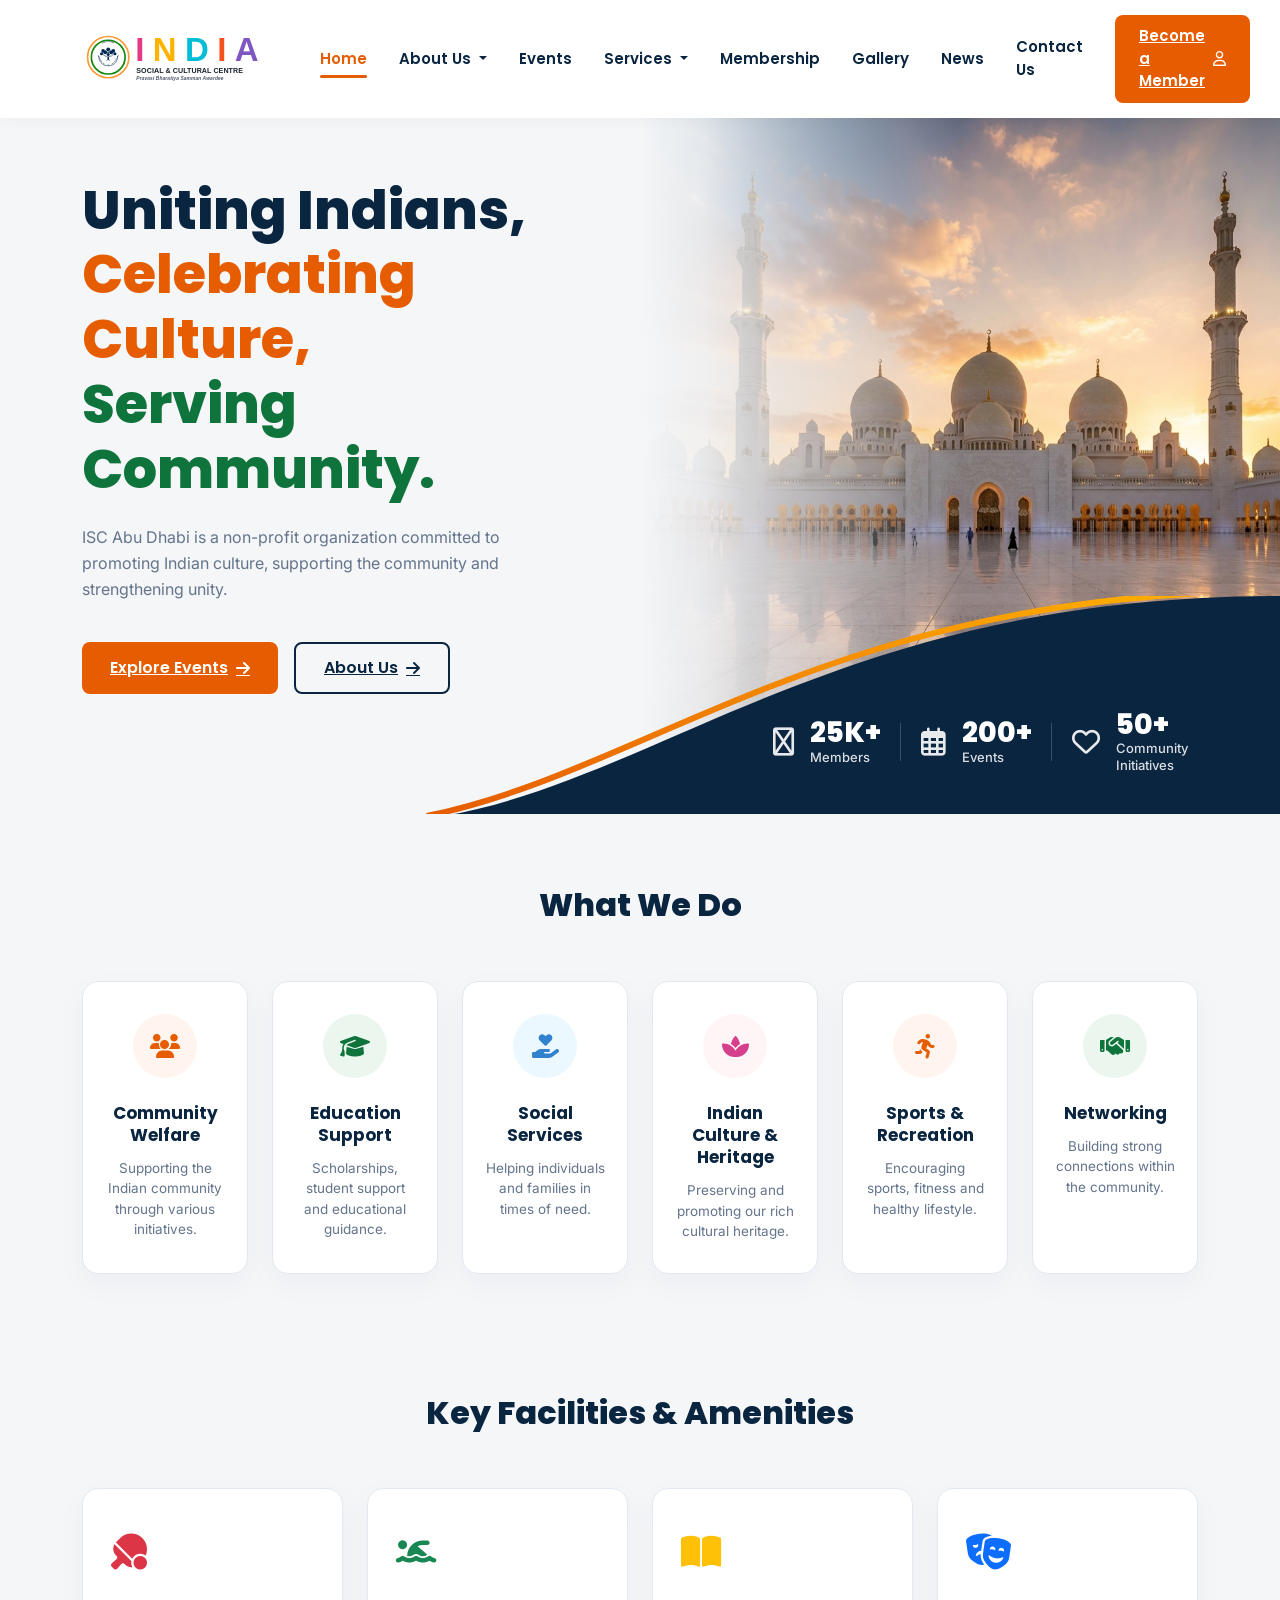
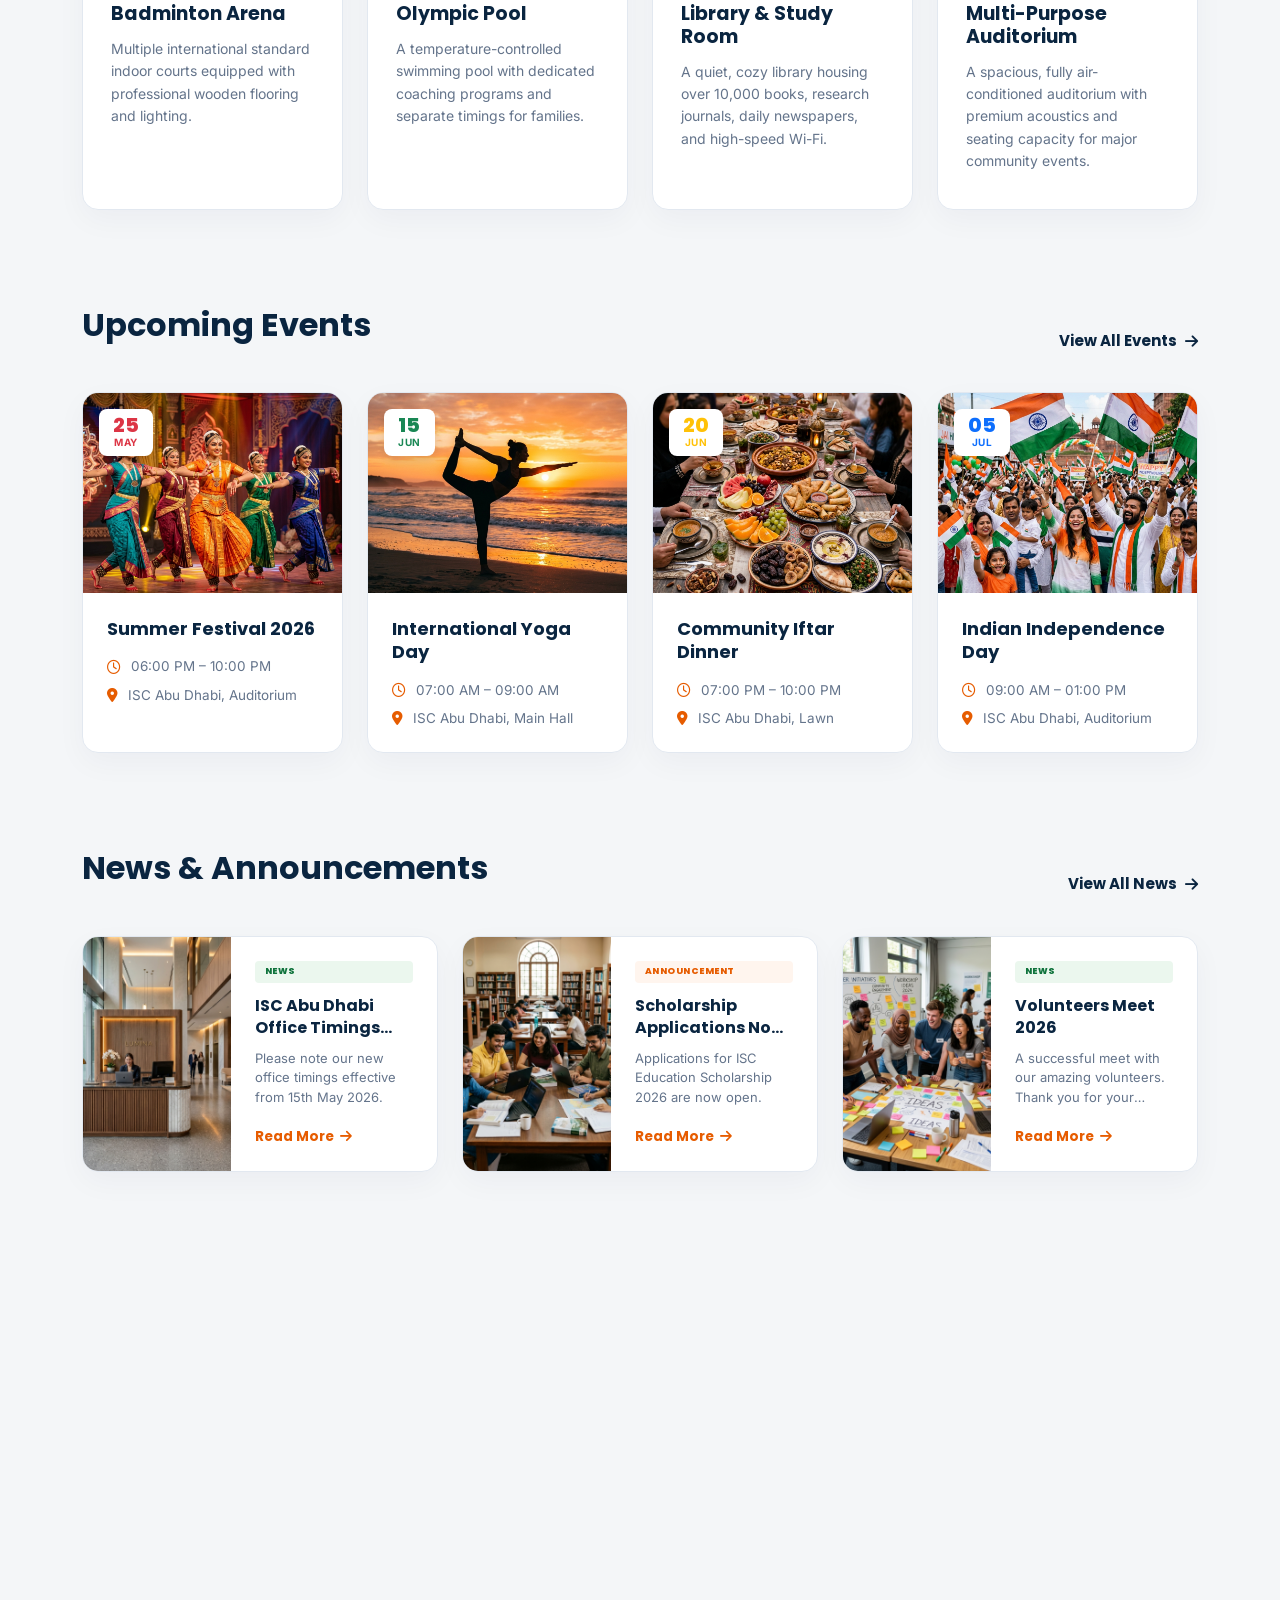
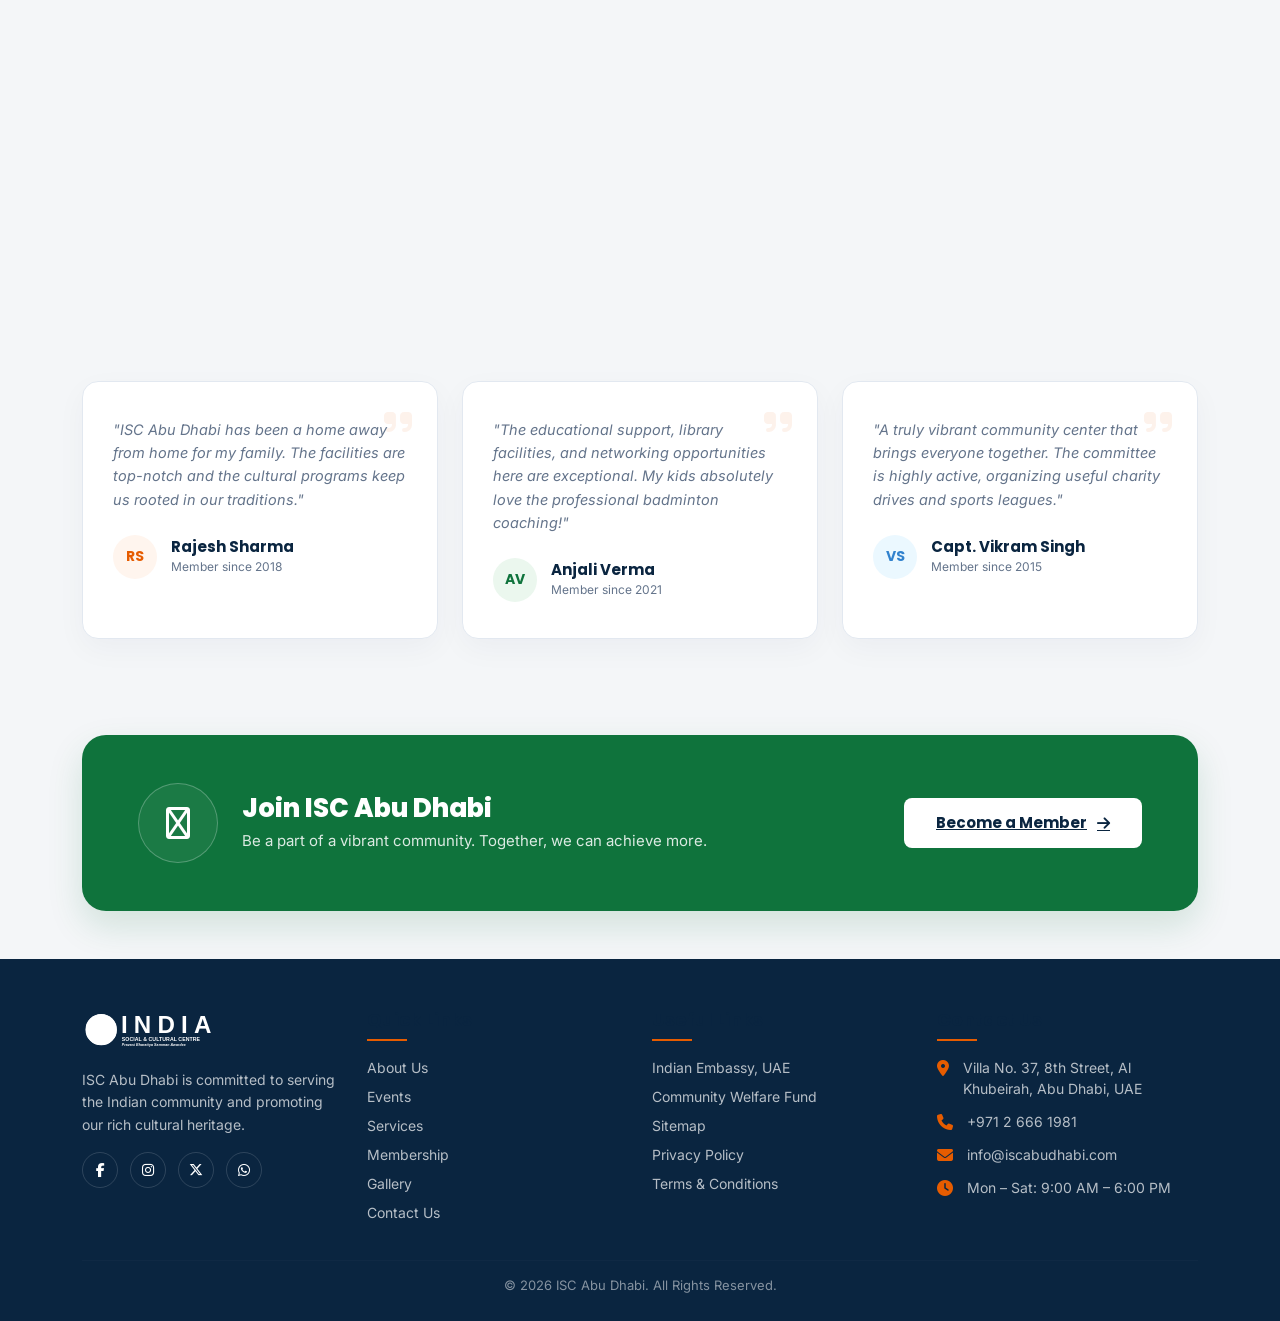
<file: index.html>
<!DOCTYPE html>
<html lang="en">

<head>
    <meta charset="UTF-8">
    <meta name="viewport" content="width=device-width, initial-scale=1.0">
    <title>ISC Abu Dhabi | Indian Social Centre</title>
    <meta name="description"
        content="ISC Abu Dhabi is a non-profit organization committed to promoting Indian culture, supporting the community, and strengthening unity.">

    <!-- Google Fonts -->
    <link rel="preconnect" href="https://fonts.googleapis.com">
    <link rel="preconnect" href="https://fonts.gstatic.com" crossorigin>

    <!-- Bootstrap 5 CSS -->
    <link href="https://cdn.jsdelivr.net/npm/bootstrap@5.3.3/dist/css/bootstrap.min.css" rel="stylesheet">

    <!-- Font Awesome 6 Icons -->
    <link href="https://cdnjs.cloudflare.com/ajax/libs/font-awesome/6.5.2/css/all.min.css" rel="stylesheet">

    <!-- Bootstrap Icons (Back-up) -->
    <link href="https://cdn.jsdelivr.net/npm/bootstrap-icons@1.11.3/font/bootstrap-icons.min.css" rel="stylesheet">

    <!-- Custom Stylesheet -->
    <link href="isc2.css" rel="stylesheet">
</head>

<body>

    <!-- Navigation Bar -->
    <nav class="navbar navbar-expand-lg animate-nav">
        <div class="container">
            <a class="navbar-brand" href="#">
                <img src="assets/isc_logo.svg" alt="ISC Abu Dhabi Logo" id="navbar-logo">
            </a>
            <button class="navbar-toggler" type="button" data-bs-toggle="collapse" data-bs-target="#mainNavbar"
                aria-controls="mainNavbar" aria-expanded="false" aria-label="Toggle navigation">
                <span class="navbar-toggler-icon"></span>
            </button>
            <div class="collapse navbar-collapse" id="mainNavbar">
                <ul class="navbar-nav ms-auto mb-2 mb-lg-0 align-items-center">
                    <li class="nav-item">
                        <a class="nav-link active" aria-current="page" href="#" id="nav-home">Home</a>
                    </li>
                    <li class="nav-item dropdown">
                        <a class="nav-link dropdown-toggle" href="#" role="button" data-bs-toggle="dropdown"
                            aria-expanded="false" id="nav-about">
                            About Us
                        </a>
                        <ul class="dropdown-menu">
                            <li><a class="dropdown-item" href="#">Our History</a></li>
                            <li><a class="dropdown-item" href="#">Management Committee</a></li>
                            <li><a class="dropdown-item" href="#">President's Message</a></li>
                        </ul>
                    </li>
                    <li class="nav-item">
                        <a class="nav-link" href="#" id="nav-events">Events</a>
                    </li>
                    <li class="nav-item dropdown">
                        <a class="nav-link dropdown-toggle" href="#" role="button" data-bs-toggle="dropdown"
                            aria-expanded="false" id="nav-services">
                            Services
                        </a>
                        <ul class="dropdown-menu">
                            <li><a class="dropdown-item" href="#">Community Help Desk</a></li>
                            <li><a class="dropdown-item" href="#">Consular Services</a></li>
                            <li><a class="dropdown-item" href="#">Hall Booking</a></li>
                        </ul>
                    </li>
                    <li class="nav-item">
                        <a class="nav-link" href="#" id="nav-membership">Membership</a>
                    </li>
                    <li class="nav-item">
                        <a class="nav-link" href="#" id="nav-gallery">Gallery</a>
                    </li>
                    <li class="nav-item">
                        <a class="nav-link" href="#" id="nav-news">News</a>
                    </li>
                    <li class="nav-item me-lg-3">
                        <a class="nav-link" href="#" id="nav-contact">Contact Us</a>
                    </li>
                    <li class="nav-item mt-3 mt-lg-0">
                        <a class="btn-become-member" href="#" id="btn-header-member">
                            Become a Member <i class="fa-regular fa-user"></i>
                        </a>
                    </li>
                </ul>
            </div>
        </div>
    </nav>

    <!-- Hero Section -->
    <section class="hero-section">
        <!-- Right side background mosque image -->
        <div class="hero-bg-wrapper animate-hero-bg">
            <img src="assets/hero_mosque.png" alt="Sheikh Zayed Grand Mosque Abu Dhabi" class="hero-bg-image">
        </div>

        <div class="container hero-content">
            <div class="row align-items-center">
                <div class="col-lg-6">
                    <!-- Slogan -->
                    <h1 class="hero-title animate-hero-title">
                        Uniting Indians,<br>
                        <span class="highlight-saffron">Celebrating Culture,</span><br>
                        <span class="highlight-green">Serving Community.</span>
                    </h1>


                    <!-- Paragraph description -->
                    <p class="hero-desc animate-hero-desc">
                        ISC Abu Dhabi is a non-profit organization committed to promoting Indian culture, supporting the
                        community and strengthening unity.
                    </p>

                    <!-- CTA Buttons -->
                    <div class="hero-btns animate-hero-btns">
                        <a href="#" class="btn-explore-events" id="btn-hero-explore">
                            Explore Events <i class="fa-solid fa-arrow-right"></i>
                        </a>
                        <a href="#" class="btn-about-us-outline" id="btn-hero-about">
                            About Us <i class="fa-solid fa-arrow-right"></i>
                        </a>
                    </div>
                </div>
            </div>
        </div>

        <!-- Premium Curved Wave at the bottom -->
        <div class="hero-wave-container d-none d-lg-block">
            <svg class="hero-wave-svg" viewBox="0 0 1440 220" fill="none" xmlns="http://www.w3.org/2000/svg"
                preserveAspectRatio="none">
                <defs>
                    <linearGradient id="orange-yellow-grad" x1="0%" y1="100%" x2="100%" y2="0%">
                        <stop offset="0%" stop-color="#E65C00" />
                        <stop offset="100%" stop-color="#FFB300" />
                    </linearGradient>
                </defs>
                <!-- Gold/Saffron Top border curve -->
                <path class="wave-orange-flow" d="M480 220C730 175 940 -5 1440 -5" stroke="url(#orange-yellow-grad)"
                    stroke-width="6" fill="none" />
                <!-- Main Dark Blue Wave fill -->
                <path class="wave-blue-flow" d="M500 220C750 180 950 0 1440 0V220H500Z" fill="#0A2540" />
            </svg>
        </div>

        <!-- Statistics Overlaid inside the wave -->
        <div class="hero-stats-overlay animate-hero-stats">
            <div class="stats-flex-container">
                <!-- Stat Item 1 -->
                <div class="stat-item">
                    <div class="stat-icon-wrapper">
                        <i class="fa-regular fa-users"></i>
                    </div>
                    <div>
                        <div class="stat-num">25K+</div>
                        <div class="stat-label">Members</div>
                    </div>
                </div>
                <!-- Stat Item 2 -->
                <div class="stat-item">
                    <div class="stat-icon-wrapper">
                        <i class="fa-regular fa-calendar-days"></i>
                    </div>
                    <div>
                        <div class="stat-num">200+</div>
                        <div class="stat-label">Events</div>
                    </div>
                </div>
                <!-- Stat Item 3 -->
                <div class="stat-item">
                    <div class="stat-icon-wrapper">
                        <i class="fa-regular fa-heart"></i>
                    </div>
                    <div>
                        <div class="stat-num">50+</div>
                        <div class="stat-label">Community Initiatives</div>
                    </div>
                </div>
            </div>
        </div>
    </section>

    <!-- What We Do Section -->
    <section class="py-5 my-4" id="what-we-do-section">
        <div class="container">
            <div class="section-title-wrapper text-center reveal-hidden">
                <h2 class="section-tag">What We Do</h2>
            </div>

            <div class="row g-4 row-cols-1 row-cols-md-2 row-cols-lg-6">
                <!-- Card 1 -->
                <div class="col reveal-hidden reveal-delay-1">
                    <div class="what-we-do-card">
                        <div class="card-icon-circle icon-orange">
                            <i class="fa-solid fa-users"></i>
                        </div>
                        <h3>Community Welfare</h3>
                        <p>Supporting the Indian community through various initiatives.</p>
                    </div>
                </div>
                <!-- Card 2 -->
                <div class="col reveal-hidden reveal-delay-2">
                    <div class="what-we-do-card">
                        <div class="card-icon-circle icon-green">
                            <i class="fa-solid fa-graduation-cap"></i>
                        </div>
                        <h3>Education Support</h3>
                        <p>Scholarships, student support and educational guidance.</p>
                    </div>
                </div>
                <!-- Card 3 -->
                <div class="col reveal-hidden reveal-delay-3">
                    <div class="what-we-do-card">
                        <div class="card-icon-circle icon-blue">
                            <i class="fa-solid fa-hand-holding-heart"></i>
                        </div>
                        <h3>Social Services</h3>
                        <p>Helping individuals and families in times of need.</p>
                    </div>
                </div>
                <!-- Card 4 -->
                <div class="col reveal-hidden reveal-delay-4">
                    <div class="what-we-do-card">
                        <div class="card-icon-circle icon-pink">
                            <i class="fa-solid fa-spa"></i>
                        </div>
                        <h3>Indian Culture & Heritage</h3>
                        <p>Preserving and promoting our rich cultural heritage.</p>
                    </div>
                </div>
                <!-- Card 5 -->
                <div class="col reveal-hidden reveal-delay-5">
                    <div class="what-we-do-card">
                        <div class="card-icon-circle icon-orange">
                            <i class="fa-solid fa-person-running"></i>
                        </div>
                        <h3>Sports & Recreation</h3>
                        <p>Encouraging sports, fitness and healthy lifestyle.</p>
                    </div>
                </div>
                <!-- Card 6 -->
                <div class="col reveal-hidden reveal-delay-6">
                    <div class="what-we-do-card">
                        <div class="card-icon-circle icon-green">
                            <i class="fa-solid fa-handshake"></i>
                        </div>
                        <h3>Networking</h3>
                        <p>Building strong connections within the community.</p>
                    </div>
                </div>
            </div>
        </div>
    </section>

    <!-- Key Facilities Section -->
    <section class="py-5" id="facilities-section">
        <div class="container">
            <div class="section-title-wrapper text-center reveal-hidden">
                <h2 class="section-tag">Key Facilities &amp; Amenities</h2>
            </div>

            <div class="row g-4 row-cols-1 row-cols-md-2 row-cols-lg-4">
                <!-- Facility 1 -->
                <div class="col reveal-hidden reveal-delay-1">
                    <div class="facility-card">
                        <div class="facility-card-icon">
                            <i class="fa-solid fa-table-tennis-paddle-ball text-danger"></i>
                        </div>
                        <h3>Badminton Arena</h3>
                        <p>Multiple international standard indoor courts equipped with professional wooden flooring and
                            lighting.</p>
                    </div>
                </div>
                <!-- Facility 2 -->
                <div class="col reveal-hidden reveal-delay-2">
                    <div class="facility-card">
                        <div class="facility-card-icon">
                            <i class="fa-solid fa-person-swimming text-success"></i>
                        </div>
                        <h3>Olympic Pool</h3>
                        <p>A temperature-controlled swimming pool with dedicated coaching programs and separate timings
                            for families.</p>
                    </div>
                </div>
                <!-- Facility 3 -->
                <div class="col reveal-hidden reveal-delay-3">
                    <div class="facility-card">
                        <div class="facility-card-icon">
                            <i class="fa-solid fa-book-open text-warning"></i>
                        </div>
                        <h3>Library &amp; Study Room</h3>
                        <p>A quiet, cozy library housing over 10,000 books, research journals, daily newspapers, and
                            high-speed Wi-Fi.</p>
                    </div>
                </div>
                <!-- Facility 4 -->
                <div class="col reveal-hidden reveal-delay-4">
                    <div class="facility-card">
                        <div class="facility-card-icon">
                            <i class="fa-solid fa-masks-theater text-primary"></i>
                        </div>
                        <h3>Multi-Purpose Auditorium</h3>
                        <p>A spacious, fully air-conditioned auditorium with premium acoustics and seating capacity for
                            major community events.</p>
                    </div>
                </div>
            </div>
        </div>
    </section>

    <!-- Upcoming Events Section -->
    <section class="py-5" id="events-section">
        <div class="container">
            <div class="section-header-flex reveal-hidden">
                <h2>Upcoming Events</h2>
                <a href="#" class="view-all-link" id="link-events-viewall">
                    View All Events <i class="fa-solid fa-arrow-right"></i>
                </a>
            </div>

            <div class="row g-4 row-cols-1 row-cols-md-2 row-cols-lg-4">
                <!-- Event 1 -->
                <div class="col reveal-hidden reveal-delay-1">
                    <div class="event-card">
                        <div class="event-img-wrapper">
                            <img src="assets/event_dance.png" alt="Summer Festival 2026" class="event-img">
                            <div class="event-date-badge badge-orange">
                                <div class="event-date-num text-danger">25</div>
                                <div class="event-date-month text-danger">May</div>
                            </div>
                        </div>
                        <div class="event-body">
                            <h3 class="event-title">Summer Festival 2026</h3>
                            <div class="event-meta-item">
                                <i class="fa-regular fa-clock"></i>
                                <span>06:00 PM – 10:00 PM</span>
                            </div>
                            <div class="event-meta-item">
                                <i class="fa-solid fa-location-dot"></i>
                                <span>ISC Abu Dhabi, Auditorium</span>
                            </div>
                        </div>
                    </div>
                </div>

                <!-- Event 2 -->
                <div class="col reveal-hidden reveal-delay-2">
                    <div class="event-card">
                        <div class="event-img-wrapper">
                            <img src="assets/event_yoga.png" alt="International Yoga Day" class="event-img">
                            <div class="event-date-badge badge-green">
                                <div class="event-date-num text-success">15</div>
                                <div class="event-date-month text-success">Jun</div>
                            </div>
                        </div>
                        <div class="event-body">
                            <h3 class="event-title">International Yoga Day</h3>
                            <div class="event-meta-item">
                                <i class="fa-regular fa-clock"></i>
                                <span>07:00 AM – 09:00 AM</span>
                            </div>
                            <div class="event-meta-item">
                                <i class="fa-solid fa-location-dot"></i>
                                <span>ISC Abu Dhabi, Main Hall</span>
                            </div>
                        </div>
                    </div>
                </div>

                <!-- Event 3 -->
                <div class="col reveal-hidden reveal-delay-3">
                    <div class="event-card">
                        <div class="event-img-wrapper">
                            <img src="assets/event_iftar.png" alt="Community Iftar Dinner" class="event-img">
                            <div class="event-date-badge badge-orange">
                                <div class="event-date-num text-warning">20</div>
                                <div class="event-date-month text-warning">Jun</div>
                            </div>
                        </div>
                        <div class="event-body">
                            <h3 class="event-title">Community Iftar Dinner</h3>
                            <div class="event-meta-item">
                                <i class="fa-regular fa-clock"></i>
                                <span>07:00 PM – 10:00 PM</span>
                            </div>
                            <div class="event-meta-item">
                                <i class="fa-solid fa-location-dot"></i>
                                <span>ISC Abu Dhabi, Lawn</span>
                            </div>
                        </div>
                    </div>
                </div>

                <!-- Event 4 -->
                <div class="col reveal-hidden reveal-delay-4">
                    <div class="event-card">
                        <div class="event-img-wrapper">
                            <img src="assets/event_indep.png" alt="Indian Independence Day" class="event-img">
                            <div class="event-date-badge badge-blue">
                                <div class="event-date-num text-primary">05</div>
                                <div class="event-date-month text-primary">Jul</div>
                            </div>
                        </div>
                        <div class="event-body">
                            <h3 class="event-title">Indian Independence Day</h3>
                            <div class="event-meta-item">
                                <i class="fa-regular fa-clock"></i>
                                <span>09:00 AM – 01:00 PM</span>
                            </div>
                            <div class="event-meta-item">
                                <i class="fa-solid fa-location-dot"></i>
                                <span>ISC Abu Dhabi, Auditorium</span>
                            </div>
                        </div>
                    </div>
                </div>
            </div>
        </div>
    </section>

    <!-- News & Announcements Section -->
    <section class="py-5" id="news-section">
        <div class="container">
            <div class="section-header-flex reveal-hidden">
                <h2>News & Announcements</h2>
                <a href="#" class="view-all-link" id="link-news-viewall">
                    View All News <i class="fa-solid fa-arrow-right"></i>
                </a>
            </div>

            <div class="row g-4">
                <!-- News Card 1 -->
                <div class="col-lg-4 col-md-12 reveal-hidden reveal-delay-1">
                    <div class="news-horizontal-card">
                        <div class="row g-0 h-100 align-items-stretch">
                            <div class="col-5 news-img-col">
                                <img src="assets/news_timings.png" class="news-img" alt="Summer Office Timings">
                            </div>
                            <div class="col-7">
                                <div class="news-body d-flex flex-column justify-content-center h-100">
                                    <div class="news-badge badge-green">News</div>
                                    <h3 class="news-title">ISC Abu Dhabi Office Timings During Summer</h3>
                                    <p class="news-desc">Please note our new office timings effective from 15th May
                                        2026.</p>
                                    <div>
                                        <a href="#" class="read-more-link">Read More <i
                                                class="fa-solid fa-arrow-right"></i></a>
                                    </div>
                                </div>
                            </div>
                        </div>
                    </div>
                </div>

                <!-- News Card 2 -->
                <div class="col-lg-4 col-md-12 reveal-hidden reveal-delay-2">
                    <div class="news-horizontal-card">
                        <div class="row g-0 h-100 align-items-stretch">
                            <div class="col-5 news-img-col">
                                <img src="assets/news_scholarship.png" class="news-img" alt="Scholarship Application">
                            </div>
                            <div class="col-7">
                                <div class="news-body d-flex flex-column justify-content-center h-100">
                                    <div class="news-badge badge-orange">Announcement</div>
                                    <h3 class="news-title">Scholarship Applications Now Open</h3>
                                    <p class="news-desc">Applications for ISC Education Scholarship 2026 are now open.
                                    </p>
                                    <div>
                                        <a href="#" class="read-more-link">Read More <i
                                                class="fa-solid fa-arrow-right"></i></a>
                                    </div>
                                </div>
                            </div>
                        </div>
                    </div>
                </div>

                <!-- News Card 3 -->
                <div class="col-lg-4 col-md-12 reveal-hidden reveal-delay-3">
                    <div class="news-horizontal-card">
                        <div class="row g-0 h-100 align-items-stretch">
                            <div class="col-5 news-img-col">
                                <img src="assets/news_volunteers.png" class="news-img" alt="Volunteers Meet">
                            </div>
                            <div class="col-7">
                                <div class="news-body d-flex flex-column justify-content-center h-100">
                                    <div class="news-badge badge-green">News</div>
                                    <h3 class="news-title">Volunteers Meet 2026</h3>
                                    <p class="news-desc">A successful meet with our amazing volunteers. Thank you for
                                        your continued support!</p>
                                    <div>
                                        <a href="#" class="read-more-link">Read More <i
                                                class="fa-solid fa-arrow-right"></i></a>
                                    </div>
                                </div>
                            </div>
                        </div>
                    </div>
                </div>
            </div>
        </div>
    </section>

    <!-- Executive Leadership Section -->
    <section class="py-5" id="leadership-section">
        <div class="container">
            <div class="section-title-wrapper text-center reveal-hidden">
                <h2 class="section-tag">Executive Leadership</h2>
            </div>

            <div class="row g-4 row-cols-1 row-cols-md-3 justify-content-center">
                <!-- Leader 1 -->
                <div class="col reveal-hidden reveal-delay-1">
                    <div class="committee-card">
                        <div class="committee-img-wrapper">
                            <img src="assets/leader_president.png" alt="Ramesh Kumar - President" class="committee-img">
                        </div>
                        <h3 class="committee-name">Ramesh Kumar</h3>
                        <p class="committee-role">President</p>
                        <div class="committee-socials">
                            <a href="#" class="committee-social-icon"><i class="fa-brands fa-linkedin-in"></i></a>
                            <a href="#" class="committee-social-icon"><i class="fa-brands fa-x-twitter"></i></a>
                            <a href="#" class="committee-social-icon"><i class="fa-solid fa-envelope"></i></a>
                        </div>
                    </div>
                </div>
                <!-- Leader 2 -->
                <div class="col reveal-hidden reveal-delay-2">
                    <div class="committee-card">
                        <div class="committee-img-wrapper">
                            <img src="assets/leader_secretary.png" alt="Dr. Anish Mehta - General Secretary"
                                class="committee-img">
                        </div>
                        <h3 class="committee-name">Dr. Anish Mehta</h3>
                        <p class="committee-role">General Secretary</p>
                        <div class="committee-socials">
                            <a href="#" class="committee-social-icon"><i class="fa-brands fa-linkedin-in"></i></a>
                            <a href="#" class="committee-social-icon"><i class="fa-brands fa-x-twitter"></i></a>
                            <a href="#" class="committee-social-icon"><i class="fa-solid fa-envelope"></i></a>
                        </div>
                    </div>
                </div>
                <!-- Leader 3 -->
                <div class="col reveal-hidden reveal-delay-3">
                    <div class="committee-card">
                        <div class="committee-img-wrapper">
                            <img src="assets/leader_vp.png" alt="Sneha Nair - Vice President" class="committee-img">
                        </div>
                        <h3 class="committee-name">Sneha Nair</h3>
                        <p class="committee-role">Vice President</p>
                        <div class="committee-socials">
                            <a href="#" class="committee-social-icon"><i class="fa-brands fa-linkedin-in"></i></a>
                            <a href="#" class="committee-social-icon"><i class="fa-brands fa-x-twitter"></i></a>
                            <a href="#" class="committee-social-icon"><i class="fa-solid fa-envelope"></i></a>
                        </div>
                    </div>
                </div>
            </div>
        </div>
    </section>

    <!-- Member Testimonials Section -->
    <section class="py-5" id="testimonials-section">
        <div class="container">
            <div class="section-title-wrapper text-center reveal-hidden">
                <h2 class="section-tag">What Members Say</h2>
            </div>

            <div class="row g-4 row-cols-1 row-cols-md-3">
                <!-- Testimonial 1 -->
                <div class="col reveal-hidden reveal-delay-1">
                    <div class="testimonial-card">
                        <i class="fa-solid fa-quote-right testimonial-quote-icon"></i>
                        <p class="testimonial-text">
                            "ISC Abu Dhabi has been a home away from home for my family. The facilities are top-notch
                            and the cultural programs keep us rooted in our traditions."
                        </p>
                        <div class="testimonial-profile">
                            <div class="testimonial-avatar">RS</div>
                            <div>
                                <h4 class="testimonial-name">Rajesh Sharma</h4>
                                <div class="testimonial-meta">Member since 2018</div>
                            </div>
                        </div>
                    </div>
                </div>
                <!-- Testimonial 2 -->
                <div class="col reveal-hidden reveal-delay-2">
                    <div class="testimonial-card">
                        <i class="fa-solid fa-quote-right testimonial-quote-icon"></i>
                        <p class="testimonial-text">
                            "The educational support, library facilities, and networking opportunities here are
                            exceptional. My kids absolutely love the professional badminton coaching!"
                        </p>
                        <div class="testimonial-profile">
                            <div class="testimonial-avatar avatar-green">AV</div>
                            <div>
                                <h4 class="testimonial-name">Anjali Verma</h4>
                                <div class="testimonial-meta">Member since 2021</div>
                            </div>
                        </div>
                    </div>
                </div>
                <!-- Testimonial 3 -->
                <div class="col reveal-hidden reveal-delay-3">
                    <div class="testimonial-card">
                        <i class="fa-solid fa-quote-right testimonial-quote-icon"></i>
                        <p class="testimonial-text">
                            "A truly vibrant community center that brings everyone together. The committee is highly
                            active, organizing useful charity drives and sports leagues."
                        </p>
                        <div class="testimonial-profile">
                            <div class="testimonial-avatar avatar-blue">VS</div>
                            <div>
                                <h4 class="testimonial-name">Capt. Vikram Singh</h4>
                                <div class="testimonial-meta">Member since 2015</div>
                            </div>
                        </div>
                    </div>
                </div>
            </div>
        </div>
    </section>

    <!-- Call to Action Section -->
    <section class="py-5" id="cta-section">
        <div class="container reveal-hidden">
            <div class="cta-container">
                <!-- Premium architectural skyline outline -->
                <svg class="cta-backdrop-svg" viewBox="0 0 400 200" fill="none" xmlns="http://www.w3.org/2000/svg">
                    <path
                        d="M 0,200 L 40,140 L 70,165 L 110,100 L 150,150 L 190,110 L 230,175 L 280,120 L 330,155 L 380,80 L 400,110 L 400,200 Z"
                        stroke="rgba(255,255,255,0.06)" stroke-width="2" fill="none" />
                </svg>

                <div class="cta-content-wrapper">
                    <div class="cta-left">
                        <div class="cta-icon-wrapper">
                            <i class="fa-regular fa-users"></i>
                        </div>
                        <div>
                            <h2 class="cta-title">Join ISC Abu Dhabi</h2>
                            <p class="cta-subtitle">Be a part of a vibrant community. Together, we can achieve more.</p>
                        </div>
                    </div>
                    <div class="cta-right">
                        <a href="#" class="btn-cta-white" id="btn-cta-join">
                            Become a Member <i class="fa-solid fa-arrow-right"></i>
                        </a>
                    </div>
                </div>
            </div>
        </div>
    </section>

    <!-- Footer Section -->
    <footer class="footer-section">
        <div class="container position-relative">
            <!-- Mosque Architectural Silhouette -->
            <svg class="footer-bg-mosque-svg" viewBox="0 0 300 200" fill="none" xmlns="http://www.w3.org/2000/svg">
                <path d="M 50,200 L 50,120 L 55,120 L 55,200 Z M 52.5,120 L 52.5,90 M 50,95 L 55,95"
                    stroke="rgba(255,255,255,0.04)" stroke-width="1" />
                <path d="M 90,200 L 90,140 Q 110,105 130,140 L 130,200" stroke="rgba(255,255,255,0.04)" stroke-width="1"
                    fill="none" />
                <path d="M 120,200 L 120,130 C 120,80 180,80 180,130 L 180,200" stroke="rgba(255,255,255,0.04)"
                    stroke-width="1" fill="none" />
                <path d="M 150,85 L 150,65 M 145,72 L 155,72" stroke="rgba(255,255,255,0.04)" stroke-width="1" />
                <path d="M 170,200 L 170,140 Q 190,105 210,140 L 210,200" stroke="rgba(255,255,255,0.04)"
                    stroke-width="1" fill="none" />
                <path d="M 245,200 L 245,120 L 250,120 L 250,200 Z M 247.5,120 L 247.5,90 M 245,95 L 250,95"
                    stroke="rgba(255,255,255,0.04)" stroke-width="1" />
            </svg>

            <div class="row g-4 position-relative reveal-hidden" style="z-index: 5;">
                <!-- Col 1 -->
                <div class="col-lg-3 col-md-6">
                    <img src="assets/isc_logo.svg" alt="ISC Abu Dhabi Logo" class="footer-logo-img filter-white-logo"
                        style="filter: brightness(0) invert(1);">
                    <p class="footer-about-text">
                        ISC Abu Dhabi is committed to serving the Indian community and promoting our rich cultural
                        heritage.
                    </p>
                    <div class="footer-social-links">
                        <a href="#" class="footer-social-icon" aria-label="Facebook"><i
                                class="fa-brands fa-facebook-f"></i></a>
                        <a href="#" class="footer-social-icon" aria-label="Instagram"><i
                                class="fa-brands fa-instagram"></i></a>
                        <a href="#" class="footer-social-icon" aria-label="Twitter"><i
                                class="fa-brands fa-x-twitter"></i></a>
                        <a href="#" class="footer-social-icon" aria-label="WhatsApp"><i
                                class="fa-brands fa-whatsapp"></i></a>
                    </div>
                </div>

                <!-- Col 2 -->
                <div class="col-lg-3 col-md-6">
                    <h3 class="footer-col-title">Quick Links</h3>
                    <ul class="footer-links-list">
                        <li><a href="#">About Us</a></li>
                        <li><a href="#">Events</a></li>
                        <li><a href="#">Services</a></li>
                        <li><a href="#">Membership</a></li>
                        <li><a href="#">Gallery</a></li>
                        <li><a href="#">Contact Us</a></li>
                    </ul>
                </div>

                <!-- Col 3 -->
                <div class="col-lg-3 col-md-6">
                    <h3 class="footer-col-title">Useful Links</h3>
                    <ul class="footer-links-list">
                        <li><a href="#">Indian Embassy, UAE</a></li>
                        <li><a href="#">Community Welfare Fund</a></li>
                        <li><a href="#">Sitemap</a></li>
                        <li><a href="#">Privacy Policy</a></li>
                        <li><a href="#">Terms & Conditions</a></li>
                    </ul>
                </div>

                <!-- Col 4 -->
                <div class="col-lg-3 col-md-6">
                    <h3 class="footer-col-title">Contact Us</h3>
                    <ul class="footer-contact-list">
                        <li>
                            <i class="fa-solid fa-location-dot"></i>
                            <span>Villa No. 37, 8th Street, Al Khubeirah, Abu Dhabi, UAE</span>
                        </li>
                        <li>
                            <i class="fa-solid fa-phone"></i>
                            <span>+971 2 666 1981</span>
                        </li>
                        <li>
                            <i class="fa-solid fa-envelope"></i>
                            <span>info@iscabudhabi.com</span>
                        </li>
                        <li>
                            <i class="fa-solid fa-clock"></i>
                            <span>Mon – Sat: 9:00 AM – 6:00 PM</span>
                        </li>
                    </ul>
                </div>
            </div>

            <hr class="footer-divider">
            <p class="footer-bottom-text">© 2026 ISC Abu Dhabi. All Rights Reserved.</p>
        </div>
    </footer>

    <!-- Bootstrap 5 Bundle JS -->
    <script src="https://cdn.jsdelivr.net/npm/bootstrap@5.3.3/dist/js/bootstrap.bundle.min.js"></script>

    <!-- Scroll to Top Progress Button -->
    <div id="scroll-to-top" class="scroll-to-top">
        <svg class="progress-circle" width="100%" height="100%" viewBox="-1 -1 102 102">
            <path d="M50,1 a49,49 0 0,1 0,98 a49,49 0 0,1 0,-98" stroke="rgba(230, 92, 0, 0.12)" stroke-width="3"
                fill="none" />
            <path id="progress-path" d="M50,1 a49,49 0 0,1 0,98 a49,49 0 0,1 0,-98" stroke="#E65C00" stroke-width="3"
                fill="none" />
        </svg>
        <div class="scroll-arrow">
            <i class="fa-solid fa-chevron-up"></i>
        </div>
    </div>

    <!-- Scroll & Animation Script -->
    <script>
        document.addEventListener("DOMContentLoaded", function () {
            // Intersection Observer for scroll reveal
            const observerOptions = {
                root: null,
                rootMargin: "0px",
                threshold: 0.15
            };

            const observer = new IntersectionObserver((entries, observer) => {
                entries.forEach(entry => {
                    if (entry.isIntersecting) {
                        entry.target.classList.add("reveal-visible");
                        observer.unobserve(entry.target);
                    }
                });
            }, observerOptions);

            const hiddenElements = document.querySelectorAll(".reveal-hidden");
            hiddenElements.forEach(el => observer.observe(el));

            // Scroll to Top Progress Logic
            const scrollToTopBtn = document.getElementById("scroll-to-top");
            const progressPath = document.getElementById("progress-path");

            if (scrollToTopBtn && progressPath) {
                const pathLength = progressPath.getTotalLength();
                progressPath.style.strokeDasharray = `${pathLength} ${pathLength}`;
                progressPath.style.strokeDashoffset = pathLength;

                const updateProgress = () => {
                    const scroll = window.scrollY;
                    const height = document.documentElement.scrollHeight - window.innerHeight;
                    const progress = pathLength - (scroll * pathLength) / height;
                    progressPath.style.strokeDashoffset = progress;

                    if (scroll > 300) {
                        scrollToTopBtn.classList.add("active");
                    } else {
                        scrollToTopBtn.classList.remove("active");
                    }
                };

                window.addEventListener("scroll", updateProgress);
                updateProgress(); // Initialize on load

                scrollToTopBtn.addEventListener("click", () => {
                    window.scrollTo({
                        top: 0,
                        behavior: "smooth"
                    });
                });
            }
        });
    </script>
</body>

</html>
</file>
<file: isc2.css>
/* ISC Abu Dhabi - Custom Design Stylesheet */

/* Google Fonts Import */
@import url('https://fonts.googleapis.com/css2?family=Inter:wght@300;400;500;600;700&family=Poppins:wght@400;500;600;700;800;900&display=swap');

/* Color Variables */
:root {
    --isc-blue: #0A2540;
    --isc-blue-light: #1A365D;
    --isc-saffron: #E65C00;
    --isc-saffron-light: #FFF5EE;
    --isc-green: #0F733C;
    --isc-green-light: #EBF7EE;
    --isc-pink: #D53F8C;
    --isc-pink-light: #FFF5F7;
    --isc-blue-accent: #3182CE;
    --isc-blue-accent-light: #EBF8FF;
    --isc-bg-light: #F4F6F8;
    --isc-bg-card: #FFFFFF;
    --isc-border-light: #E2E8F0;
    --isc-text-main: #1E293B;
    --isc-text-muted: #64748B;
    --isc-transition: all 0.3s cubic-bezier(0.4, 0, 0.2, 1);
}

/* Base Styles */
body {
    font-family: 'Inter', sans-serif;
    color: var(--isc-text-main);
    background-color: var(--isc-bg-light);
    overflow-x: hidden;
}

h1,
h2,
h3,
h4,
h5,
h6 {
    font-family: 'Poppins', sans-serif;
    font-weight: 700;
    color: var(--isc-blue);
}

/* Nav Bar Styles */
.navbar {
    background-color: var(--isc-bg-card);
    box-shadow: 0 2px 15px rgba(0, 0, 0, 0.04);
    padding: 15px 0;
    position: sticky;
    top: 0;
    z-index: 1000;
}

.navbar-brand img {
    height: 60px;
    width: auto;
}

.nav-link {
    font-family: 'Poppins', sans-serif;
    font-weight: 600;
    font-size: 15px;
    color: var(--isc-blue) !important;
    padding: 8px 16px !important;
    transition: var(--isc-transition);
    position: relative;
}

.nav-link:hover,
.nav-link.active {
    color: var(--isc-saffron) !important;
}

.nav-link.active::after {
    content: '';
    position: absolute;
    bottom: 0;
    left: 16px;
    right: 16px;
    height: 3px;
    background-color: var(--isc-saffron);
    border-radius: 2px;
}

.nav-item.dropdown .dropdown-menu {
    border: none;
    box-shadow: 0 10px 30px rgba(0, 0, 0, 0.08);
    border-radius: 12px;
    padding: 10px;
}

.dropdown-item {
    font-weight: 500;
    font-size: 14px;
    border-radius: 8px;
    padding: 8px 16px;
    color: var(--isc-blue);
    transition: var(--isc-transition);
}

.dropdown-item:hover {
    background-color: var(--isc-saffron-light);
    color: var(--isc-saffron);
}

.btn-become-member {
    background-color: var(--isc-saffron);
    color: #FFFFFF !important;
    font-family: 'Poppins', sans-serif;
    font-weight: 600;
    border-radius: 8px;
    padding: 10px 24px;
    font-size: 15px;
    display: inline-flex;
    align-items: center;
    gap: 8px;
    border: none;
    transition: var(--isc-transition);
}

.btn-become-member:hover {
    background-color: #CC5200;
    transform: translateY(-2px);
    box-shadow: 0 4px 15px rgba(230, 92, 0, 0.3);
}

/* Hero Section */
.hero-section {
    position: relative;
    min-height: 680px;
    background-color: var(--isc-bg-light);
    overflow: hidden;
    padding-top: 60px;
}

.hero-bg-wrapper {
    position: absolute;
    top: 0;
    right: 0;
    width: 50%;
    height: 100%;
    z-index: 1;
}

.hero-bg-image {
    width: 100%;
    height: 100%;
    object-fit: cover;
    object-position: left center;
}

/* Soft gradient overlay to blend mosque image to the left white background */
.hero-bg-wrapper::before {
    content: '';
    position: absolute;
    top: 0;
    left: 0;
    width: 100%;
    height: 100%;
    background: linear-gradient(to right, var(--isc-bg-light) 0%, rgba(244, 246, 248, 0.9) 10%, rgba(244, 246, 248, 0) 50%);
    z-index: 2;
}

.hero-content {
    position: relative;
    z-index: 10;
    padding-bottom: 120px;
}

.hero-title {
    font-size: 54px;
    font-weight: 800;
    line-height: 1.2;
    margin-bottom: 24px;
    color: var(--isc-blue);
}

.hero-title .highlight-saffron {
    color: var(--isc-saffron);
}

.hero-title .highlight-green {
    color: var(--isc-green);
}

.indian-flag-icon {
    width: 24px;
    height: 24px;
    margin-bottom: 24px;
}

.hero-desc {
    font-size: 16px;
    line-height: 1.6;
    color: var(--isc-text-muted);
    max-width: 460px;
    margin-bottom: 40px;
}

.hero-btns {
    display: flex;
    gap: 16px;
}

.btn-explore-events {
    background-color: var(--isc-saffron);
    color: #FFFFFF !important;
    font-family: 'Poppins', sans-serif;
    font-weight: 600;
    border-radius: 8px;
    padding: 12px 28px;
    font-size: 16px;
    border: none;
    display: inline-flex;
    align-items: center;
    gap: 8px;
    transition: var(--isc-transition);
}

.btn-explore-events:hover {
    background-color: #CC5200;
    transform: translateY(-2px);
    box-shadow: 0 4px 15px rgba(230, 92, 0, 0.3);
}

.btn-about-us-outline {
    background-color: transparent;
    color: var(--isc-blue) !important;
    font-family: 'Poppins', sans-serif;
    font-weight: 600;
    border-radius: 8px;
    padding: 12px 28px;
    font-size: 16px;
    border: 2px stroke var(--isc-blue);
    border: 2px solid var(--isc-blue);
    display: inline-flex;
    align-items: center;
    gap: 8px;
    transition: var(--isc-transition);
}

.btn-about-us-outline:hover {
    background-color: var(--isc-blue);
    color: #FFFFFF !important;
    transform: translateY(-2px);
    box-shadow: 0 4px 15px rgba(10, 37, 64, 0.15);
}

/* Wave Overlay and Statistics */
.hero-wave-container {
    position: absolute;
    bottom: 0;
    left: 0;
    width: 100%;
    height: 220px;
    z-index: 5;
    pointer-events: none;
}

.hero-wave-svg {
    position: absolute;
    bottom: -2px;
    right: 0;
    width: 100%;
    height: 100%;
    object-fit: cover;
    pointer-events: none;
}

.hero-stats-overlay {
    position: absolute;
    bottom: 0;
    right: 0;
    width: 50%;
    z-index: 12;
    padding-bottom: 40px;
    padding-right: 5%;
    pointer-events: auto;
}

.stats-flex-container {
    display: flex;
    justify-content: flex-end;
    align-items: center;
    gap: 40px;
}

.stat-item {
    display: flex;
    align-items: center;
    gap: 16px;
    color: #FFFFFF;
    position: relative;
}

.stat-item:not(:last-child)::after {
    content: '';
    position: absolute;
    right: -20px;
    top: 10%;
    height: 80%;
    width: 1px;
    background-color: rgba(255, 255, 255, 0.2);
}

.stat-icon-wrapper {
    font-size: 28px;
    color: rgba(255, 255, 255, 0.9);
}

.stat-num {
    font-family: 'Poppins', sans-serif;
    font-size: 28px;
    font-weight: 800;
    line-height: 1.1;
}

.stat-label {
    font-size: 13px;
    font-weight: 500;
    color: rgba(255, 255, 255, 0.85);
    max-width: 100px;
    line-height: 1.3;
}

/* Responsive adjustments for Hero */
@media (max-width: 991.98px) {
    .hero-section {
        padding-top: 0;
        min-height: auto;
    }

    .hero-bg-wrapper {
        position: relative;
        width: 100%;
        height: 280px;
    }

    .hero-bg-wrapper::before {
        background: linear-gradient(to bottom, rgba(244, 246, 248, 0) 50%, var(--isc-bg-light) 100%);
    }

    .hero-content {
        padding-bottom: 40px;
    }

    .hero-title {
        font-size: 34px;
        margin-top: 24px;
    }

    .hero-wave-container {
        display: none;
    }

    .navbar-brand img {
        height: 42px;
    }

    .hero-stats-overlay {
        position: relative;
        width: 100%;
        background-color: var(--isc-blue);
        padding: 35px 20px;
        margin-top: 40px;
        border-radius: 16px;
        box-shadow: 0 8px 30px rgba(10, 37, 64, 0.15);
    }

    .stats-flex-container {
        justify-content: space-around;
        gap: 15px;
    }

    .stat-item:not(:last-child)::after {
        display: none;
    }
}

@media (max-width: 575.98px) {
    .hero-title {
        font-size: 32px;
    }

    .hero-btns {
        flex-direction: column;
    }

    .stats-flex-container {
        flex-direction: column;
        align-items: center;
        gap: 24px;
    }

    .stat-item {
        width: auto;
        min-width: 200px;
    }
}

/* What We Do Section */
.section-title-wrapper {
    margin-bottom: 48px;
}

.section-tag {
    font-family: 'Poppins', sans-serif;
    font-weight: 800;
    font-size: 32px;
    color: var(--isc-blue);
    position: relative;
    display: inline-block;
}

.what-we-do-card {
    background-color: var(--isc-bg-card);
    border: 1px solid var(--isc-border-light);
    border-radius: 16px;
    padding: 32px 20px;
    text-align: center;
    height: 100%;
    transition: var(--isc-transition);
    box-shadow: 0 10px 30px rgba(10, 37, 64, 0.04);
}

.what-we-do-card:hover {
    transform: translateY(-8px);
    box-shadow: 0 20px 40px rgba(10, 37, 64, 0.1);
    border-color: transparent;
}

.card-icon-circle {
    width: 64px;
    height: 64px;
    border-radius: 50%;
    display: flex;
    align-items: center;
    justify-content: center;
    margin: 0 auto 24px auto;
    font-size: 24px;
    transition: var(--isc-transition);
}

.what-we-do-card:hover .card-icon-circle {
    transform: scale(1.1);
}

/* Icon specific theme classes */
.icon-orange {
    background-color: var(--isc-saffron-light);
    color: var(--isc-saffron);
}

.icon-green {
    background-color: var(--isc-green-light);
    color: var(--isc-green);
}

.icon-blue {
    background-color: var(--isc-blue-accent-light);
    color: var(--isc-blue-accent);
}

.icon-pink {
    background-color: var(--isc-pink-light);
    color: var(--isc-pink);
}

.what-we-do-card h3 {
    font-size: 17px;
    font-weight: 700;
    margin-bottom: 12px;
    line-height: 1.3;
}

.what-we-do-card p {
    font-size: 13.5px;
    color: var(--isc-text-muted);
    line-height: 1.5;
    margin-bottom: 0;
}

/* Upcoming Events Section */
.section-header-flex {
    display: flex;
    justify-content: space-between;
    align-items: flex-end;
    margin-bottom: 40px;
}

.view-all-link {
    font-family: 'Poppins', sans-serif;
    font-weight: 700;
    color: var(--isc-blue);
    text-decoration: none;
    font-size: 15px;
    display: inline-flex;
    align-items: center;
    gap: 8px;
    transition: var(--isc-transition);
}

.view-all-link:hover {
    color: var(--isc-saffron);
}

.view-all-link:hover i {
    transform: translateX(4px);
}

.event-card {
    background-color: var(--isc-bg-card);
    border: 1px solid var(--isc-border-light);
    border-radius: 16px;
    overflow: hidden;
    height: 100%;
    transition: var(--isc-transition);
    box-shadow: 0 10px 30px rgba(10, 37, 64, 0.04);
}

.event-card:hover {
    transform: translateY(-8px);
    box-shadow: 0 20px 40px rgba(10, 37, 64, 0.1);
    border-color: transparent;
}

.event-card:hover .event-date-badge {
    transform: translateY(-4px) scale(1.05);
    box-shadow: 0 6px 15px rgba(10, 37, 64, 0.15);
}

.event-img-wrapper {
    position: relative;
    height: 200px;
    overflow: hidden;
}

/* Shine Sweep effect wrapper */
.event-img-wrapper::after {
    content: '';
    position: absolute;
    top: 0;
    left: -75%;
    width: 50%;
    height: 100%;
    background: linear-gradient(to right, rgba(255, 255, 255, 0) 0%, rgba(255, 255, 255, 0.3) 100%);
    transform: skewX(-25deg);
    transition: var(--isc-transition);
    pointer-events: none;
    z-index: 2;
}

.event-card:hover .event-img-wrapper::after {
    left: 125%;
    transition: all 0.75s ease-in-out;
}

.event-img {
    width: 100%;
    height: 100%;
    object-fit: cover;
    transition: var(--isc-transition);
}

.event-card:hover .event-img {
    transform: scale(1.06);
}

.event-date-badge {
    position: absolute;
    top: 16px;
    left: 16px;
    background-color: #FFFFFF;
    border-radius: 8px;
    padding: 6px 14px;
    text-align: center;
    box-shadow: 0 4px 10px rgba(0, 0, 0, 0.1);
    z-index: 5;
    transition: var(--isc-transition);
}

.event-date-num {
    font-family: 'Poppins', sans-serif;
    font-size: 20px;
    font-weight: 800;
    line-height: 1;
}

.event-date-month {
    font-size: 10px;
    font-weight: 700;
    text-transform: uppercase;
    letter-spacing: 0.5px;
}

/* Colors for Date Badges */
.badge-orange {
    color: var(--isc-saffron);
}

.badge-green {
    color: var(--isc-green);
}

.badge-blue {
    color: var(--isc-blue-accent);
}

.event-body {
    padding: 24px;
}

.event-title {
    font-size: 18px;
    font-weight: 700;
    margin-bottom: 16px;
    line-height: 1.3;
}

.event-meta-item {
    display: flex;
    align-items: center;
    gap: 10px;
    font-size: 13.5px;
    color: var(--isc-text-muted);
    margin-bottom: 8px;
}

.event-meta-item i {
    color: var(--isc-saffron);
    font-size: 14px;
    transition: var(--isc-transition);
}

.event-card:hover .event-meta-item i {
    transform: scale(1.2);
}

.event-meta-item:last-child {
    margin-bottom: 0;
}

/* News and Announcements Section */
.news-horizontal-card {
    background-color: var(--isc-bg-card);
    border: 1px solid var(--isc-border-light);
    border-radius: 16px;
    overflow: hidden;
    height: 100%;
    transition: var(--isc-transition);
    box-shadow: 0 10px 30px rgba(10, 37, 64, 0.04);
}

.news-horizontal-card:hover {
    transform: translateY(-5px);
    box-shadow: 0 20px 40px rgba(10, 37, 64, 0.1);
    border-color: transparent;
}

.news-img-col {
    height: 100%;
    min-height: 200px;
}

.news-img {
    width: 100%;
    height: 100%;
    object-fit: cover;
}

.news-body {
    padding: 24px;
}

.news-badge {
    font-family: 'Poppins', sans-serif;
    font-size: 9px;
    font-weight: 800;
    letter-spacing: 0.5px;
    text-transform: uppercase;
    padding: 4px 10px;
    border-radius: 4px;
    display: inline-block;
    margin-bottom: 12px;
}

.news-badge.badge-green {
    background-color: var(--isc-green-light);
    color: var(--isc-green);
}

.news-badge.badge-orange {
    background-color: var(--isc-saffron-light);
    color: var(--isc-saffron);
}

.news-title {
    font-size: 16px;
    font-weight: 700;
    margin-bottom: 10px;
    line-height: 1.4;
    height: 44px;
    overflow: hidden;
    display: -webkit-box;
    -webkit-line-clamp: 2;
    -webkit-box-orient: vertical;
}

.news-desc {
    font-size: 13px;
    color: var(--isc-text-muted);
    line-height: 1.5;
    margin-bottom: 16px;
    height: 58px;
    overflow: hidden;
    display: -webkit-box;
    -webkit-line-clamp: 3;
    -webkit-box-orient: vertical;
}

.read-more-link {
    font-family: 'Poppins', sans-serif;
    font-weight: 700;
    font-size: 13.5px;
    color: var(--isc-saffron);
    text-decoration: none;
    display: inline-flex;
    align-items: center;
    gap: 6px;
    transition: var(--isc-transition);
}

.read-more-link:hover {
    color: #CC5200;
}

.read-more-link:hover i {
    transform: translateX(3px);
}

/* Call to Action (CTA) Section */
.cta-container {
    background-color: var(--isc-green);
    border-radius: 24px;
    padding: 48px 56px;
    color: #FFFFFF;
    position: relative;
    overflow: hidden;
    box-shadow: 0 15px 35px rgba(15, 115, 60, 0.15);
}

/* Subtle architectural/skyline backdrop vector */
.cta-backdrop-svg {
    position: absolute;
    right: 0;
    bottom: 0;
    height: 100%;
    width: auto;
    opacity: 0.08;
    pointer-events: none;
    z-index: 1;
}

.cta-content-wrapper {
    position: relative;
    z-index: 5;
    display: flex;
    align-items: center;
    justify-content: space-between;
    gap: 30px;
    width: 100%;
}

.cta-left {
    display: flex;
    align-items: center;
    gap: 24px;
}

.cta-icon-wrapper {
    width: 80px;
    height: 80px;
    border-radius: 50%;
    border: 1px solid rgba(255, 255, 255, 0.25);
    display: flex;
    align-items: center;
    justify-content: center;
    font-size: 32px;
    background-color: rgba(255, 255, 255, 0.05);
}

.cta-title {
    font-size: 26px;
    font-weight: 800;
    margin-bottom: 6px;
    color: #FFFFFF;
}

.cta-subtitle {
    font-size: 15px;
    color: rgba(255, 255, 255, 0.85);
    margin-bottom: 0;
}

.btn-cta-white {
    background-color: #FFFFFF;
    color: var(--isc-blue) !important;
    font-family: 'Poppins', sans-serif;
    font-weight: 700;
    border-radius: 8px;
    padding: 14px 32px;
    font-size: 15px;
    border: none;
    display: inline-flex;
    align-items: center;
    gap: 10px;
    transition: var(--isc-transition);
    white-space: nowrap;
}

.btn-cta-white:hover {
    background-color: #F8FAFC;
    transform: translateY(-2px);
    box-shadow: 0 8px 20px rgba(0, 0, 0, 0.1);
}

@media (max-width: 991.98px) {
    .cta-container {
        padding: 40px;
    }

    .cta-content-wrapper {
        flex-direction: column;
        text-align: center;
        gap: 24px;
    }

    .cta-left {
        flex-direction: column;
        gap: 16px;
    }

    .btn-cta-white {
        width: 100%;
        justify-content: center;
    }
}

/* Footer Section */
.footer-section {
    background-color: var(--isc-blue);
    color: #FFFFFF;
    padding: 50px 0 25px 0;
    font-size: 14px;
}

.footer-col-title {
    font-family: 'Poppins', sans-serif;
    font-size: 18px;
    font-weight: 700;
    margin-bottom: 16px;
    position: relative;
    padding-bottom: 10px;
}

.footer-col-title::after {
    content: '';
    position: absolute;
    bottom: 0;
    left: 0;
    width: 40px;
    height: 2px;
    background-color: var(--isc-saffron);
}

.footer-about-text {
    color: rgba(255, 255, 255, 0.7);
    line-height: 1.6;
    margin-bottom: 16px;
}

.footer-social-links {
    display: flex;
    gap: 12px;
}

.footer-social-icon {
    width: 36px;
    height: 36px;
    border-radius: 50%;
    border: 1px solid rgba(255, 255, 255, 0.15);
    display: flex;
    align-items: center;
    justify-content: center;
    color: #FFFFFF;
    text-decoration: none;
    transition: var(--isc-transition);
}

.footer-social-icon:hover {
    background-color: var(--isc-saffron);
    border-color: var(--isc-saffron);
    color: #FFFFFF;
    transform: translateY(-3px);
}

.footer-links-list {
    list-style: none;
    padding: 0;
    margin: 0;
}

.footer-links-list li {
    margin-bottom: 8px;
}

.footer-links-list a {
    color: rgba(255, 255, 255, 0.7);
    text-decoration: none;
    transition: var(--isc-transition);
    display: inline-block;
}

.footer-links-list a:hover {
    color: var(--isc-saffron);
    transform: translateX(4px);
}

.footer-contact-list {
    list-style: none;
    padding: 0;
    margin: 0;
}

.footer-contact-list li {
    display: flex;
    align-items: flex-start;
    gap: 14px;
    margin-bottom: 12px;
    color: rgba(255, 255, 255, 0.7);
}

.footer-contact-list i {
    color: var(--isc-saffron);
    font-size: 16px;
    margin-top: 3px;
}

.footer-divider {
    border-color: rgba(255, 255, 255, 0.08);
    margin: 30px 0 15px 0;
}

.footer-bottom-text {
    color: rgba(255, 255, 255, 0.5);
    font-size: 13px;
    text-align: center;
    margin-bottom: 0;
}

.footer-logo-img {
    height: 44px;
    width: auto;
    margin-bottom: 16px;
}

.footer-bg-mosque-svg {
    position: absolute;
    right: 20px;
    bottom: 0;
    height: 140px;
    width: auto;
    opacity: 0.12;
    pointer-events: none;
    z-index: 1;
}

/* Animations CSS */

@keyframes fadeInUp {
    from {
        opacity: 0;
        transform: translateY(30px);
    }

    to {
        opacity: 1;
        transform: translateY(0);
    }
}

@keyframes fadeInRight {
    from {
        opacity: 0;
        transform: translateX(50px);
    }

    to {
        opacity: 1;
        transform: translateX(0);
    }
}

@keyframes fadeInDown {
    from {
        opacity: 0;
        transform: translateY(-20px);
    }

    to {
        opacity: 1;
        transform: translateY(0);
    }
}

@keyframes scaleIn {
    from {
        opacity: 0;
        transform: scale(0.9);
    }

    to {
        opacity: 1;
        transform: scale(1);
    }
}

@keyframes slideInUpStats {
    from {
        opacity: 0;
        transform: translateY(100px);
    }

    to {
        opacity: 1;
        transform: translateY(0);
    }
}

/* Scroll reveal classes */
.reveal-hidden {
    opacity: 0 !important;
    transform: translateY(35px);
    transition: opacity 0.8s cubic-bezier(0.25, 1, 0.5, 1), transform 0.8s cubic-bezier(0.25, 1, 0.5, 1);
    will-change: opacity, transform;
}

.reveal-visible {
    opacity: 1 !important;
    transform: translateY(0) !important;
}

.reveal-delay-1 {
    transition-delay: 0.1s;
}

.reveal-delay-2 {
    transition-delay: 0.2s;
}

.reveal-delay-3 {
    transition-delay: 0.3s;
}

.reveal-delay-4 {
    transition-delay: 0.4s;
}

.reveal-delay-5 {
    transition-delay: 0.5s;
}

.reveal-delay-6 {
    transition-delay: 0.6s;
}

/* Page load animations with delay utilities */
.animate-nav {
    animation: fadeInDown 0.8s cubic-bezier(0.25, 1, 0.5, 1) forwards;
}

.animate-hero-title {
    opacity: 0;
    animation: fadeInUp 0.8s cubic-bezier(0.25, 1, 0.5, 1) 0.2s forwards;
}

.animate-hero-flag {
    opacity: 0;
    animation: scaleIn 0.6s cubic-bezier(0.25, 1, 0.5, 1) 0.5s forwards;
}

.animate-hero-desc {
    opacity: 0;
    animation: fadeInUp 0.8s cubic-bezier(0.25, 1, 0.5, 1) 0.4s forwards;
}

.animate-hero-btns {
    opacity: 0;
    animation: fadeInUp 0.8s cubic-bezier(0.25, 1, 0.5, 1) 0.6s forwards;
}

.animate-hero-bg {
    opacity: 0;
    animation: fadeInRight 1.2s cubic-bezier(0.25, 1, 0.5, 1) forwards;
}

.animate-hero-stats {
    opacity: 0;
    animation: slideInUpStats 1.2s cubic-bezier(0.25, 1, 0.5, 1) 0.3s forwards;
}

/* Wave Flowing Animation */
@keyframes waveFlowOrange {
    0% {
        transform: translate(0, 0) scale(1, 1);
    }

    50% {
        transform: translate(-15px, -5px) scale(1.02, 0.97);
    }

    100% {
        transform: translate(0, 0) scale(1, 1);
    }
}

@keyframes waveFlowBlue {
    0% {
        transform: translate(0, 0) scale(1, 1);
    }

    50% {
        transform: translate(12px, 8px) scale(0.98, 1.03);
    }

    100% {
        transform: translate(0, 0) scale(1, 1);
    }
}

.wave-orange-flow {
    transform-origin: bottom right;
    animation: waveFlowOrange 7s ease-in-out infinite alternate;
}

.wave-blue-flow {
    transform-origin: bottom right;
    animation: waveFlowBlue 9s ease-in-out infinite alternate;
}

/* Key Facilities Section */
.facility-card {
    background-color: var(--isc-bg-card);
    border: 1px solid var(--isc-border-light);
    border-radius: 16px;
    padding: 36px 28px;
    transition: var(--isc-transition);
    box-shadow: 0 10px 30px rgba(10, 37, 64, 0.04);
    height: 100%;
}

.facility-card:hover {
    transform: translateY(-8px);
    box-shadow: 0 20px 40px rgba(10, 37, 64, 0.1);
    border-color: transparent;
}

.facility-card-icon {
    font-size: 36px;
    color: var(--isc-saffron);
    margin-bottom: 24px;
    transition: var(--isc-transition);
}

.facility-card:hover .facility-card-icon {
    transform: scale(1.1) rotate(5deg);
}

.facility-card h3 {
    font-size: 19px;
    font-weight: 700;
    margin-bottom: 12px;
    color: var(--isc-blue);
}

.facility-card p {
    font-size: 14px;
    color: var(--isc-text-muted);
    line-height: 1.6;
    margin-bottom: 0;
}

/* Executive Leadership Section */
.committee-card {
    background-color: var(--isc-bg-card);
    border: 1px solid var(--isc-border-light);
    border-radius: 16px;
    overflow: hidden;
    text-align: center;
    transition: var(--isc-transition);
    box-shadow: 0 10px 30px rgba(10, 37, 64, 0.04);
    height: 100%;
    padding-bottom: 28px;
}

.committee-card:hover {
    transform: translateY(-6px);
    box-shadow: 0 20px 40px rgba(10, 37, 64, 0.1);
    border-color: transparent;
}

.committee-img-wrapper {
    height: 280px;
    overflow: hidden;
    margin-bottom: 20px;
}

.committee-img {
    width: 100%;
    height: 100%;
    object-fit: cover;
    transition: var(--isc-transition);
}

.committee-card:hover .committee-img {
    transform: scale(1.04);
}

.committee-name {
    font-size: 18px;
    font-weight: 700;
    margin-bottom: 6px;
    color: var(--isc-blue);
}

.committee-role {
    font-size: 14px;
    font-weight: 600;
    color: var(--isc-saffron);
    margin-bottom: 18px;
}

.committee-socials {
    display: flex;
    justify-content: center;
    gap: 12px;
}

.committee-social-icon {
    width: 32px;
    height: 32px;
    border-radius: 50%;
    border: 1px solid var(--isc-border-light);
    display: flex;
    align-items: center;
    justify-content: center;
    color: var(--isc-text-muted);
    text-decoration: none;
    transition: var(--isc-transition);
    font-size: 13px;
}

.committee-social-icon:hover {
    background-color: var(--isc-blue);
    color: #FFFFFF;
    border-color: var(--isc-blue);
}

/* Member Testimonials Section */
.testimonial-card {
    background-color: var(--isc-bg-card);
    border: 1px solid var(--isc-border-light);
    border-radius: 16px;
    padding: 36px 30px;
    position: relative;
    transition: var(--isc-transition);
    box-shadow: 0 10px 30px rgba(10, 37, 64, 0.04);
    height: 100%;
}

.testimonial-card:hover {
    transform: translateY(-6px);
    box-shadow: 0 20px 40px rgba(10, 37, 64, 0.1);
    border-color: transparent;
}

.testimonial-quote-icon {
    position: absolute;
    top: 24px;
    right: 24px;
    font-size: 32px;
    color: rgba(230, 92, 0, 0.08);
}

.testimonial-text {
    font-size: 14.5px;
    color: var(--isc-text-muted);
    line-height: 1.6;
    font-style: italic;
    margin-bottom: 24px;
    position: relative;
    z-index: 2;
}

.testimonial-profile {
    display: flex;
    align-items: center;
    gap: 14px;
}

.testimonial-avatar {
    width: 44px;
    height: 44px;
    border-radius: 50%;
    background-color: var(--isc-saffron-light);
    color: var(--isc-saffron);
    font-weight: 700;
    font-size: 14px;
    display: flex;
    align-items: center;
    justify-content: center;
    font-family: 'Poppins', sans-serif;
}

.testimonial-avatar.avatar-green {
    background-color: var(--isc-green-light);
    color: var(--isc-green);
}

.testimonial-avatar.avatar-blue {
    background-color: var(--isc-blue-accent-light);
    color: var(--isc-blue-accent);
}

.testimonial-name {
    font-size: 15px;
    font-weight: 700;
    color: var(--isc-blue);
    margin-bottom: 2px;
}

.testimonial-meta {
    font-size: 12px;
    color: var(--isc-text-muted);
}

/* Scroll to Top Progress Button - Modern Glassmorphic Design */
.scroll-to-top {
    position: fixed;
    bottom: 30px;
    right: 30px;
    width: 44px;
    height: 44px;
    border-radius: 50%;
    background: rgba(255, 255, 255, 0.75);
    backdrop-filter: blur(12px);
    -webkit-backdrop-filter: blur(12px);
    border: 1px solid rgba(255, 255, 255, 0.35);
    box-shadow: 0 10px 30px rgba(10, 37, 64, 0.08), inset 0 1px 0 rgba(255, 255, 255, 0.5);
    cursor: pointer;
    z-index: 1050;
    display: flex;
    align-items: center;
    justify-content: center;
    opacity: 0;
    transform: translateY(15px);
    transition: opacity 0.4s cubic-bezier(0.16, 1, 0.3, 1), transform 0.4s cubic-bezier(0.16, 1, 0.3, 1), background-color 0.3s ease, box-shadow 0.3s ease;
    pointer-events: none;
}

.scroll-to-top.active {
    opacity: 1;
    transform: translateY(0);
    pointer-events: auto;
}

.progress-circle {
    position: absolute;
    top: -1px;
    left: -1px;
    width: calc(100% + 2px);
    height: calc(100% + 2px);
    z-index: 1;
}

.scroll-arrow {
    position: relative;
    z-index: 5;
    font-size: 13px;
    color: var(--isc-blue);
    transition: transform 0.3s cubic-bezier(0.16, 1, 0.3, 1), color 0.3s ease;
}

.scroll-to-top:hover {
    background: rgba(255, 255, 255, 0.9);
    box-shadow: 0 15px 35px rgba(230, 92, 0, 0.15), inset 0 1px 0 rgba(255, 255, 255, 0.8);
}

.scroll-to-top:hover .scroll-arrow {
    color: var(--isc-saffron);
    transform: translateY(-4px);
}
</file>
